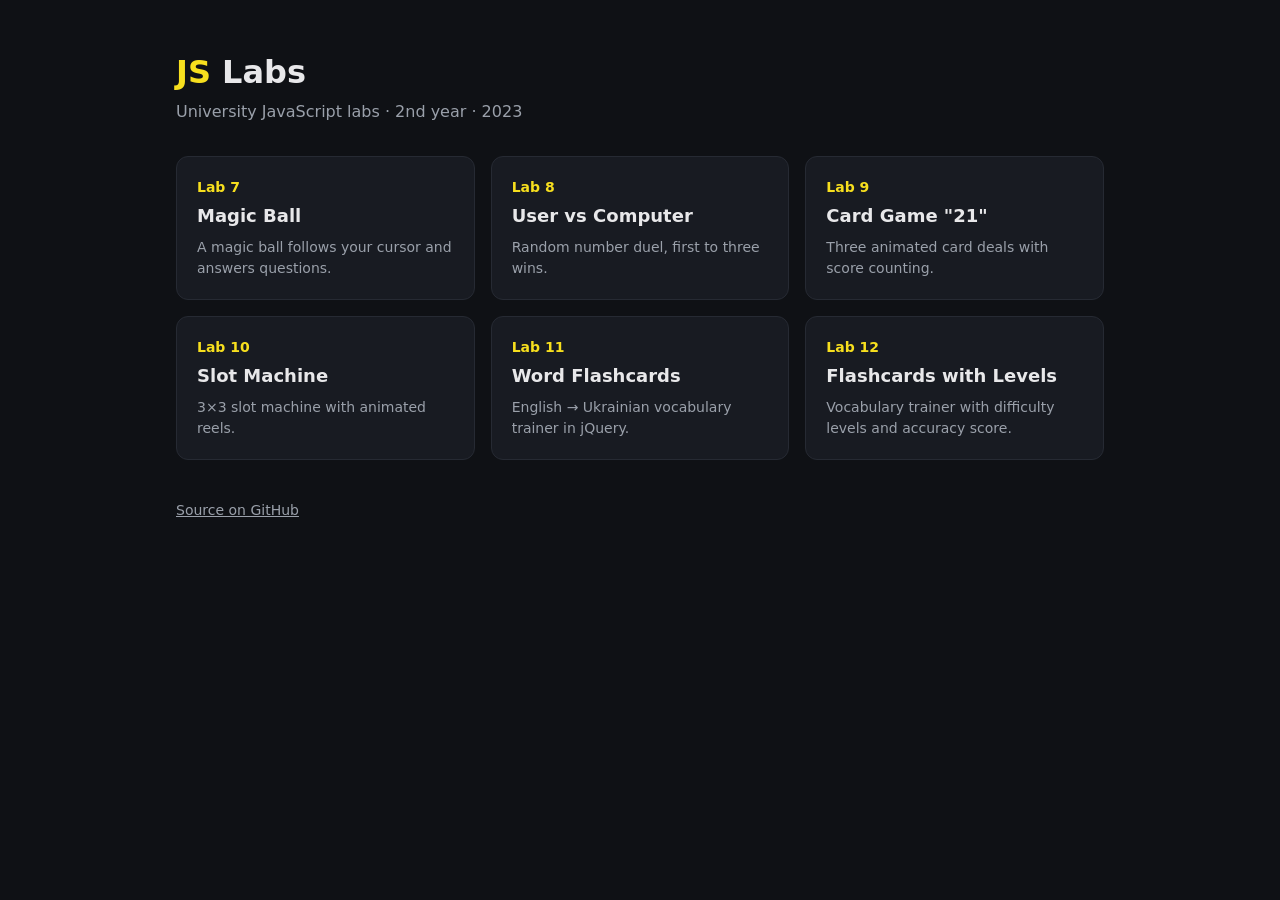
<file: index.html>
<!DOCTYPE html>
<html lang="en">
<head>
    <meta charset="UTF-8">
    <meta name="viewport" content="width=device-width, initial-scale=1.0">
    <title>JavaScript Labs</title>
    <style>
        :root { --bg: #0f1115; --card: #181b22; --text: #e8e8ea; --muted: #9aa0aa; --accent: #f7df1e; }
        * { box-sizing: border-box; }
        body { margin: 0; background: var(--bg); color: var(--text); font: 16px/1.5 system-ui, -apple-system, "Segoe UI", sans-serif; }
        main { max-width: 960px; margin: 0 auto; padding: 48px 16px; }
        h1 { margin: 0 0 4px; font-size: 32px; }
        h1 span { color: var(--accent); }
        p.sub { margin: 0 0 32px; color: var(--muted); }
        .grid { display: grid; grid-template-columns: repeat(auto-fill, minmax(260px, 1fr)); gap: 16px; }
        a.card { display: block; padding: 20px; border-radius: 12px; background: var(--card); color: inherit; text-decoration: none; border: 1px solid #262a33; transition: transform .15s, border-color .15s; }
        a.card:hover { transform: translateY(-2px); border-color: var(--accent); }
        .num { color: var(--accent); font-weight: 700; font-size: 14px; }
        .title { font-size: 18px; font-weight: 600; margin: 4px 0 8px; }
        .desc { color: var(--muted); font-size: 14px; margin: 0; }
        footer { margin-top: 40px; color: var(--muted); font-size: 14px; }
        footer a { color: var(--muted); }
    </style>
</head>
<body>
<main>
    <h1><span>JS</span> Labs</h1>
    <p class="sub">University JavaScript labs · 2nd year · 2023</p>
    <div class="grid">
        <a class="card" href="07-magic-ball/"><div class="num">Lab 7</div><div class="title">Magic Ball</div><p class="desc">A magic ball follows your cursor and answers questions.</p></a>
        <a class="card" href="08-number-duel/"><div class="num">Lab 8</div><div class="title">User vs Computer</div><p class="desc">Random number duel, first to three wins.</p></a>
        <a class="card" href="09-card-game-21/"><div class="num">Lab 9</div><div class="title">Card Game "21"</div><p class="desc">Three animated card deals with score counting.</p></a>
        <a class="card" href="10-slot-machine/"><div class="num">Lab 10</div><div class="title">Slot Machine</div><p class="desc">3×3 slot machine with animated reels.</p></a>
        <a class="card" href="11-flashcards/"><div class="num">Lab 11</div><div class="title">Word Flashcards</div><p class="desc">English → Ukrainian vocabulary trainer in jQuery.</p></a>
        <a class="card" href="12-flashcards-levels/"><div class="num">Lab 12</div><div class="title">Flashcards with Levels</div><p class="desc">Vocabulary trainer with difficulty levels and accuracy score.</p></a>
    </div>
    <footer><a href="https://github.com/NewJong/js-labs">Source on GitHub</a></footer>
</main>
</body>
</html>
</file>
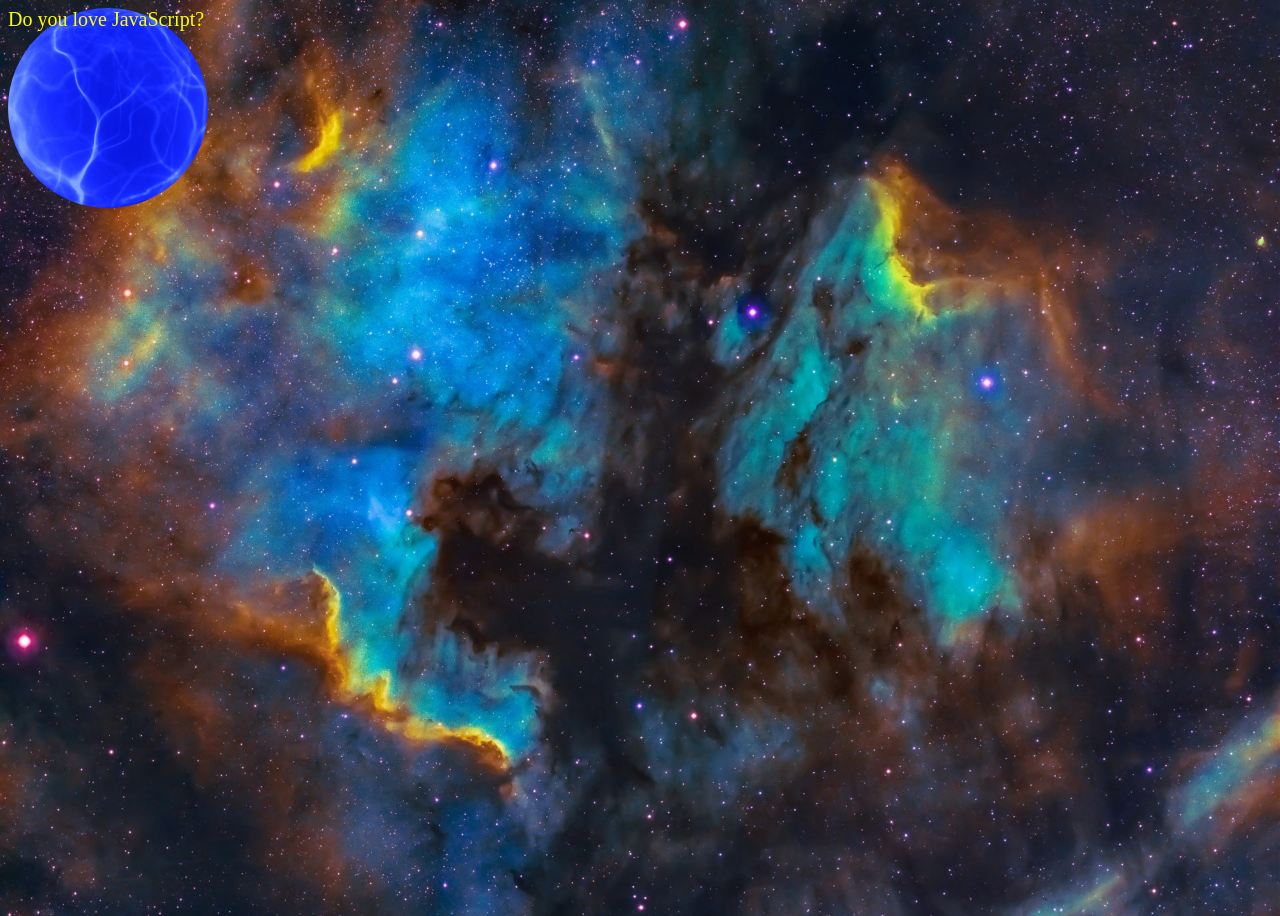
<file: 07-magic-ball/index.html>
<!DOCTYPE html>
<html lang="en">
<head>
    <meta charset="UTF-8">
    <meta name="viewport" content="width=device-width, initial-scale=1.0">
    <script src="script.js" defer></script>
    <title>Magic Ball</title>
</head>
<body>
</body>
</html>
</file>
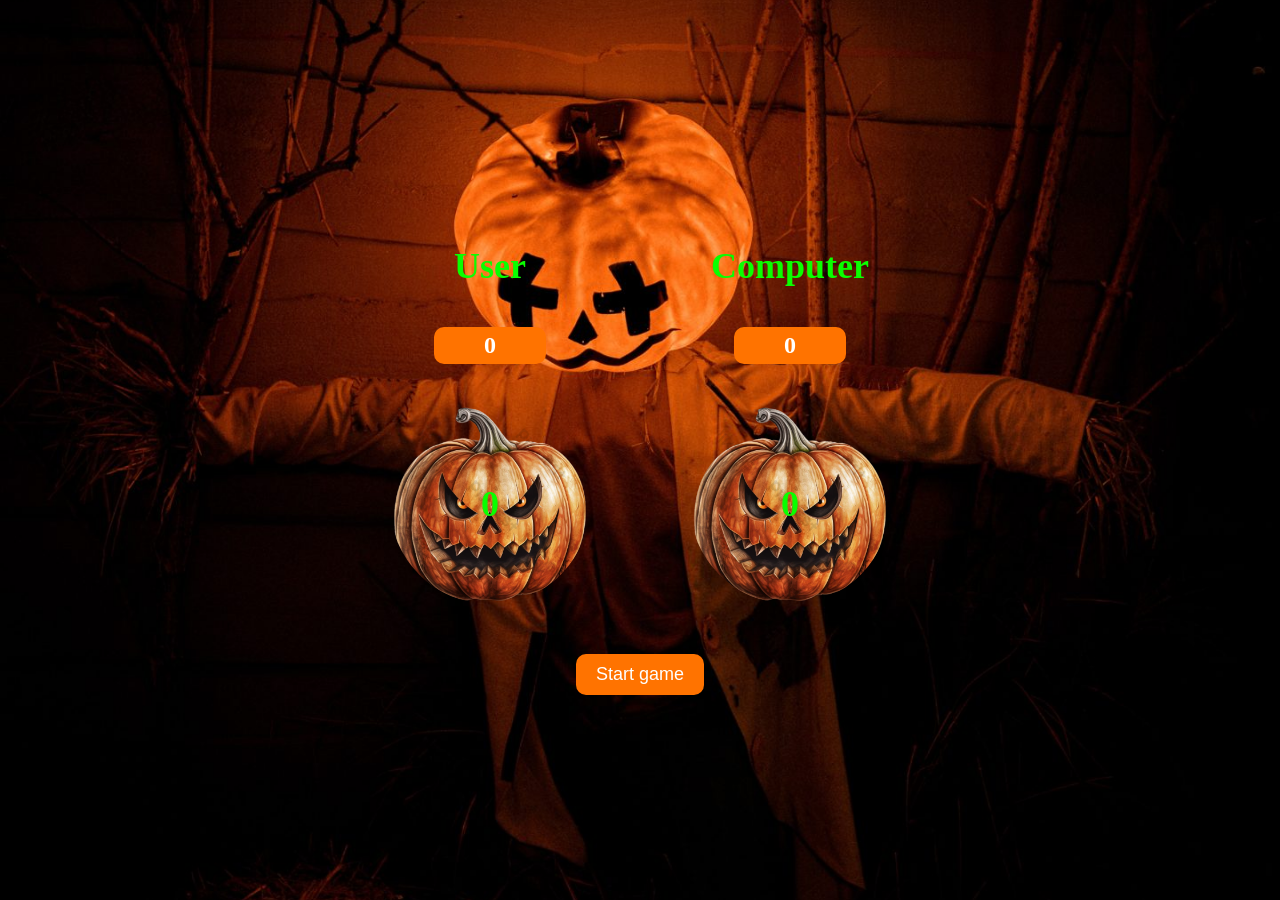
<file: 08-number-duel/index.html>
<!DOCTYPE html>
<html lang="en">
<head>
    <meta charset="UTF-8">
    <meta name="viewport" content="width=device-width, initial-scale=1.0">
    <link rel="stylesheet" href="style.css">
    <script src="script.js" defer></script>
    <title>User vs Computer</title>
</head>
<body>
    <div class="container">
        <div class="player" id="user">
            <h2>User</h2>
            <div class="score-container">
                <div class="score">0</div>
            </div>
            <div class="result-container">
                <div class="result">0</div>
            </div>
        </div>
        <div class="player" id="computer">
            <h2>Computer</h2>
            <div class="score-container">
                <div class="score">0</div>
            </div>
            <div class="result-container">
                <div class="result">0</div>
            </div>
        </div>
    </div>
    <button id="startGame">Start game</button>
</body>
</html>
</file>
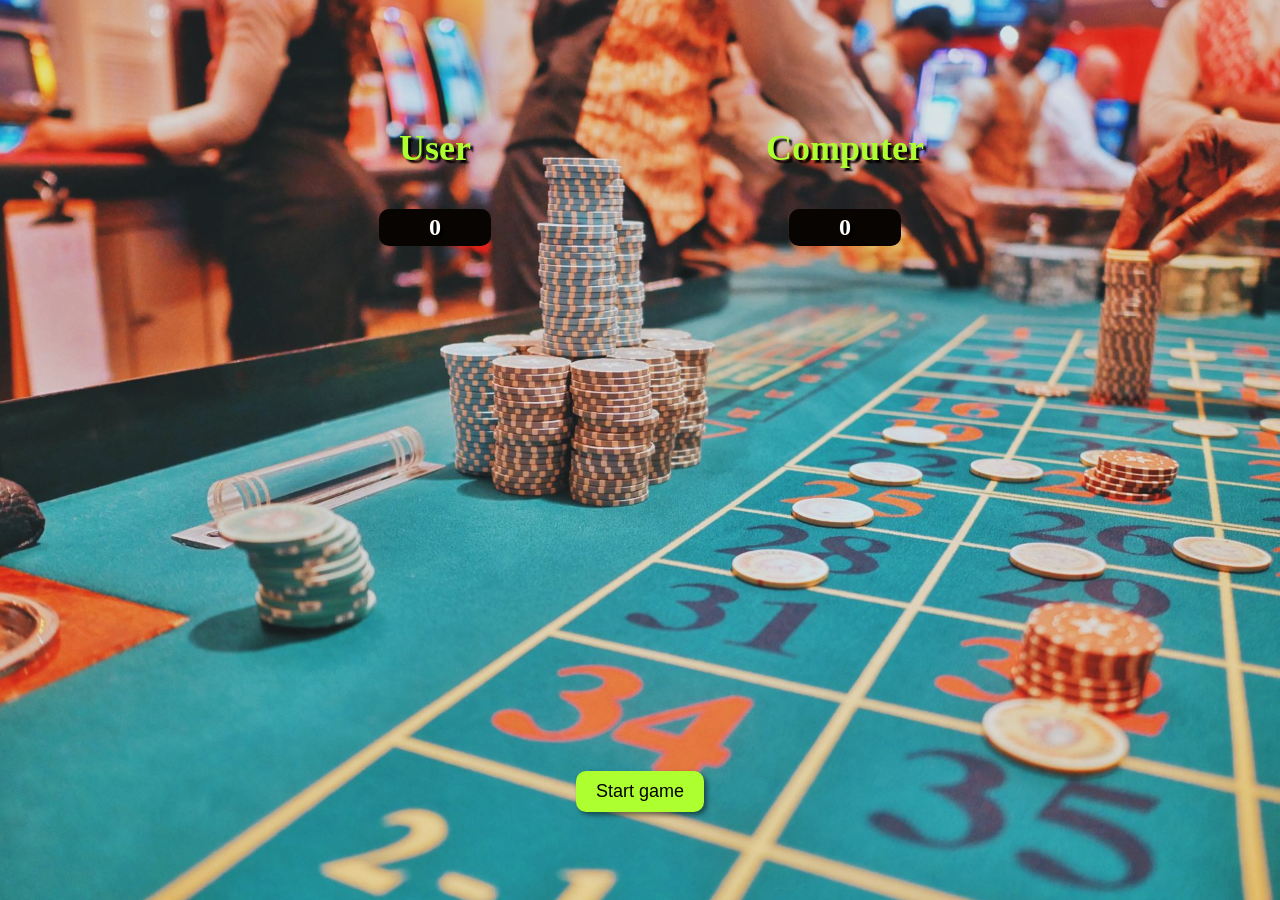
<file: 09-card-game-21/index.html>
<!DOCTYPE html>
<html lang="en">
<head>
    <meta charset="UTF-8">
    <meta name="viewport" content="width=device-width, initial-scale=1.0">
    <link rel="stylesheet" href="style.css">
    <script src="script.js" defer></script>
    <title>Card Game 21</title>
</head>
<body>
    <div class="container">
        <div class="player" id="user">
            <h2>User</h2>
            <div class="score-container">
                <div class="score">0</div>
            </div>
            <div class="result-container">
                <div class="resultUser"></div>
            </div>
        </div>
        <div class="player" id="computer">
            <h2>Computer</h2>
            <div class="score-container">
                <div class="score">0</div>
            </div>
            <div class="result-container">
                <div class="resultComputer"></div>
            </div>
        </div>
    </div>
    <button id="startGame">Start game</button>
</body>
</html>
</file>
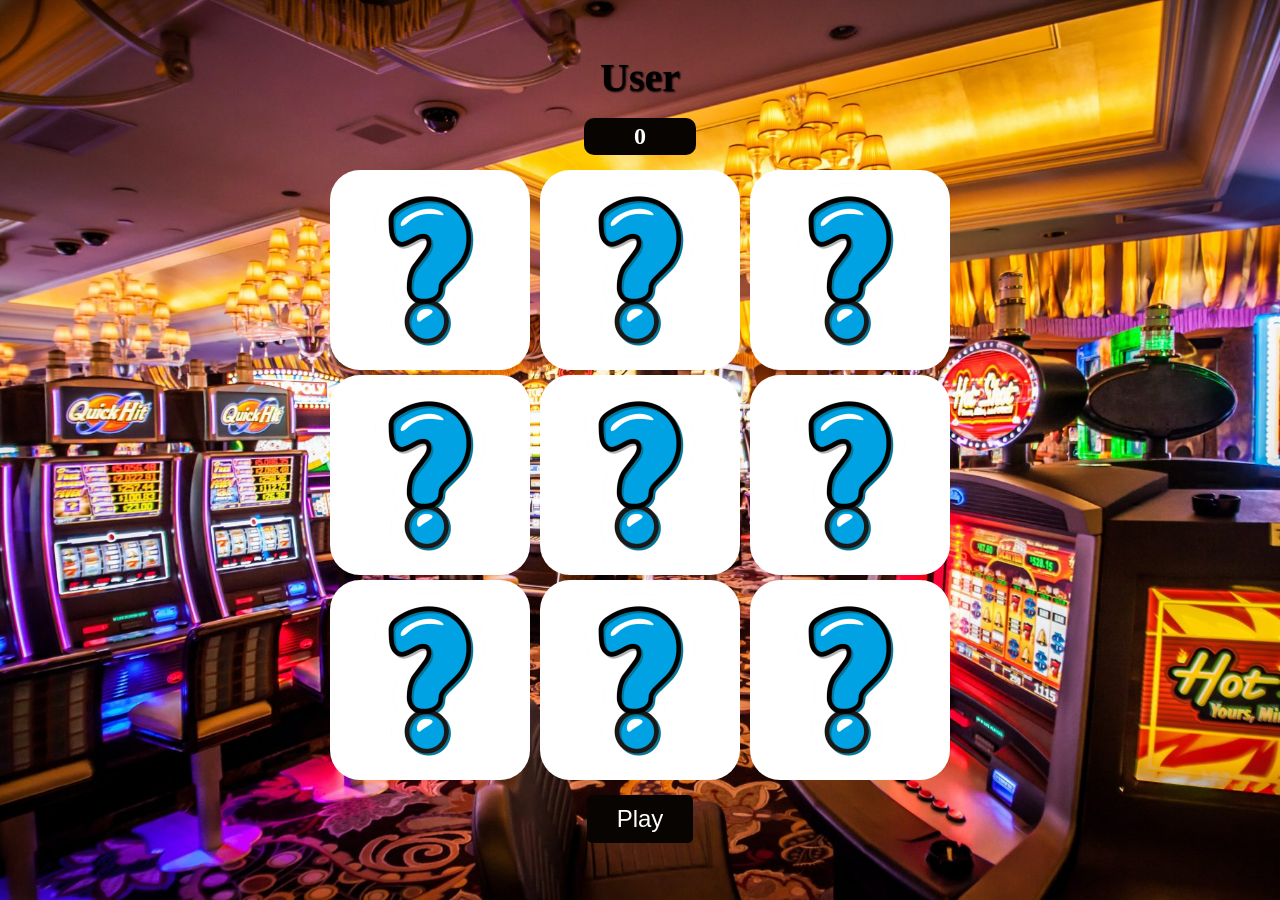
<file: 10-slot-machine/index.html>
<!DOCTYPE html>
<html lang="en">
<head>
    <meta charset="UTF-8">
    <meta name="viewport" content="width=device-width, initial-scale=1.0">
    <link rel="stylesheet" href="style.css">
    <script src="script.js" defer></script>
    <link rel="shortcut icon" href="777.avif" type="image/avif">
    <title>Slot Machine</title>
</head>
<body>
    <div class="player" id="user">
        <h1>User</h1>
    </div>
    <div class="score-container">
        <div id="score">0</div>
    </div>
    <div class="container">
        <div class="row">
            <div class="result">
                <div class="boxes"></div>
            </div>
            <div class="result">
                <div class="boxes" id="res1"></div>
            </div>
            <div class="result">
                <div class="boxes"></div>
            </div>
            
        </div>
        
        <div class="row">
            <div class="result">
                <div class="boxes"></div>
            </div>
            <div class="result">
                <div class="boxes" id="res2"></div>
            </div>
            <div class="result">
                <div class="boxes"></div>
            </div>
        </div>
        
        <div class="row">
            <div class="result">
                <div class="boxes"></div>
            </div>
            <div class="result">
                <div class="boxes" id="res3"></div>
            </div>
            <div class="result">
                <div class="boxes"></div>
            </div>
        </div>
    </div>
    
    <div class="buttons">
        <button id="spinner">Play</button>
    </div>
</body>
</html>
</file>
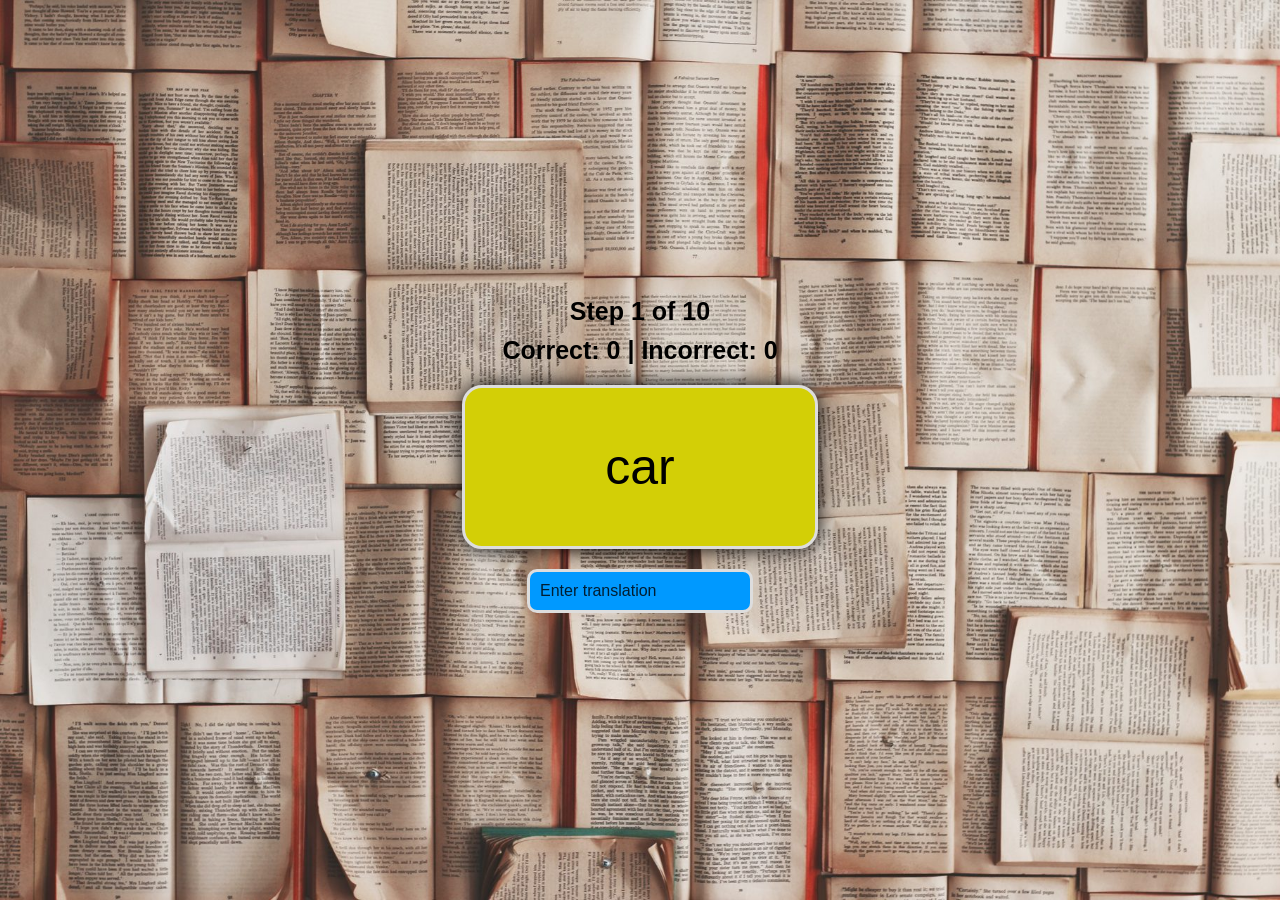
<file: 11-flashcards/index.html>
<!DOCTYPE html>
<html lang="en">
<head>
    <meta charset="UTF-8">
    <meta name="viewport" content="width=device-width, initial-scale=1.0">
    <link rel="stylesheet" href="style.css">
    <script src="script.js" defer></script>
    <script src="https://code.jquery.com/jquery-3.6.4.min.js"></script>
    <title>Word Flashcards</title>
</head>
<body>
<div class="container">
    <div id="progress" class="progress">Step <span id="step">1</span> of 10</div>
    <div id="score" class="score">Correct: <span id="correctCount">0</span> | Incorrect: <span id="incorrectCount">0</span></div>
    <div id="box" class="box"></div>
    <input type="text" id="userInput" placeholder="Enter translation">
</div>
</body>
</html>
</file>
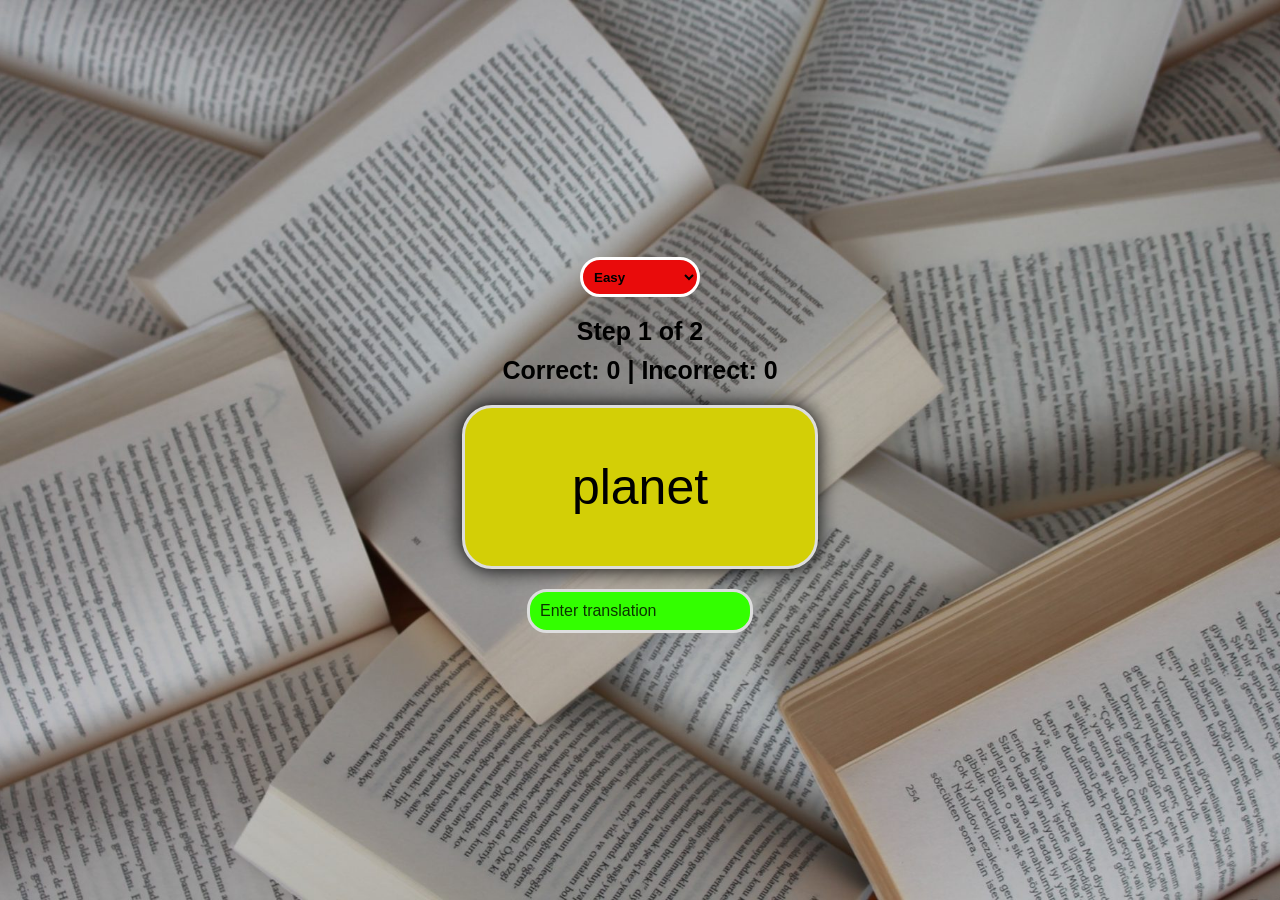
<file: 12-flashcards-levels/index.html>
<!DOCTYPE html>
<html lang="en">
<head>
    <meta charset="UTF-8">
    <meta name="viewport" content="width=device-width, initial-scale=1.0">
    <link rel="stylesheet" href="style.css">
    <script src="script.js" defer></script>
    <script src="https://code.jquery.com/jquery-3.6.4.min.js"></script>
    <title>Flashcards with Levels</title>
</head>
<body>
    <div class="container">
        <select id="difficulty">
            <option value="easy">Easy</option>
            <option value="medium" selected>Medium</option>
            <option value="hard">Hard</option>
        </select>
    <div id="progress" class="progress">Step <span id="step">1</span></div>
    <div id="score" class="score">Correct: <span id="correctCount">0</span> | Incorrect: <span id="incorrectCount">0</span></div>
    <div id="box" class="box">Click to reveal translation</div>
    <input type="text" id="userInput" placeholder="Enter translation">
 
</div>
</body>
</html>
</file>
<file: 08-number-duel/style.css>
body {
  display: flex;
  flex-direction: column;
  align-items: center;
  justify-content: center;
  height: 100vh;
  margin: 0;
  background-image: url('halloween1.jpg');
  background-size: cover; 
  background-position: center;
  background-repeat: no-repeat;
}

.container {
  display: flex;
  justify-content: center;
  align-items: center;
}

.player {
  text-align: center;
  margin: 10px;
  color: rgb(9, 255, 0);
  font-weight: bold;
  font-size: 24px;
}

button {
  background-color: #ff7300;
  color: #fff;
  padding: 10px 20px; 
  border: none; 
  border-radius: 10px; 
  font-size: 18px; 
  cursor: pointer;
}
button:hover {
  background-color: #c45d0a; 
}

.score-container, .result-container {
  display: flex;
  align-items: center;
  justify-content: center;
  margin: 40px; 
}

.score {
  font-size: 24px;
  font-weight: bold;
  background-color: #ff7300;
  color: white;
  padding: 5px 50px;
  border-radius: 10px;
}

.result {
  font-size: 36px;
  font-weight: bold;
  color: rgb(9, 255, 0);
  border-radius: 50%;
  width: 200px;
  height: 200px;
  display: flex;
  justify-content: center;
  align-items: center;
  background-image: url('pumpkin.png');
  background-size: 100%;
  background-position: center;
  background-repeat: no-repeat;
}
</file>
<file: 09-card-game-21/style.css>
body {
    display: flex;
    flex-direction: column;
    align-items: center;
    justify-content: center;
    height: 100vh;
    margin: 0;
    background-image: url('casino.jpg');
    background-size: cover; 
    background-position: center;
    background-repeat: no-repeat;
}

.container {
    display: flex;
    justify-content: center;
    align-items: center;
}

.player {
    text-align: center;
    margin: 10px;
    font-weight: bold;
    font-size: 24px;
    color: greenyellow;
    text-shadow: 3px 3px 2px black;
}

button {
    background-color:greenyellow;
    color: #000000;
    padding: 10px 20px; 
    border: none; 
    border-radius: 10px; 
    font-size: 18px;     
    cursor: pointer;
    box-shadow: 3px 3px 5px rgba(0, 0, 0, 0.5);
}
button:hover {
    background-color: greenyellow; 
}

.score-container, .result-container {
    display: flex;
    align-items: center;
    justify-content: center;
    margin: 40px; 
}

.score {
    font-size: 24px;
    font-weight: bold;
    background-color: #070401;
    color: white;
    padding: 5px 50px;
    border-radius: 10px;
}

.resultUser, .resultComputer {
    width: 310px;
    height: 435px;
    display: flex;
    justify-content: center;
    align-items: center;
    border-radius: 5%;
    background-size: 100%;
    background-position: center;
    background-repeat: no-repeat;
    background-size: cover;
    transition: transform 0.5s ease-in-out;
    transform: scale(0);
}
</file>
<file: 10-slot-machine/style.css>
body {
    display: flex;
    flex-direction: column;
    align-items: center;
    justify-content: center;
    height: 100vh;
    margin: 0;
    background-image: url('casino.jpg');
    background-size: cover; 
    background-position: center;
    background-repeat: no-repeat;
  }
  .container {
    display: flex;
  }
  .player {
    text-align: center;
    font-weight: bold;
    font-size: 20px;
    margin: -20px;
    color: rgb(0, 0, 0);
    text-shadow: 1px 1px 2px rgb(0, 0, 0);
}
.score-container {
    font-size: 24px;
    font-weight: bold;
    background-color: #070401;
    color: white;
    padding: 5px 50px;
    margin:10px;
    border-radius: 10px;
}
  .result {
    background: #ffffff;
    width: 200px;
    height: 200px;
    overflow: hidden;
    border-radius: 30px;
    margin: 5px;
    background-repeat: no-repeat;
  }
  .box {
    background-size: cover; 
    background-repeat: no-repeat;
  }
  .boxes {
    transition: transform 1s ease-in-out;
  }
  
  button {
    background-color:#070401;
    color:#ffffff;
    cursor: pointer;
    font-size: 1.5rem;
    margin: 10px 0.2rem;
    border: none;
    border-radius: 5px;
    padding: 10px 30px;
    display: inline-block;
}
button:hover {
    background-color: #3b3835;
}
</file>
<file: 11-flashcards/style.css>
body {
  font-family: 'Arial', sans-serif;
  background-color: #f4f4f4;
  display: flex;
  align-items: center;
  justify-content: center;
  height: 100vh;
  margin: 0;
  background-image: url('words.jpg');
  background-size: cover; 
  background-position: center;
  background-repeat: no-repeat;
}
.container {
  text-align: center;
}
#userInput {
  width: 200px; 
  padding: 10px; 
  background-color: rgb(0, 153, 255);
  margin-bottom: 10px; 
  border: 3px solid #ddd; 
  border-radius: 10px; 
  font-size: 16px; 
  color:#000000;
}

#userInput::placeholder {
  color: #000000; 
  opacity: 0.8;
  
}
#userInput:focus {
  font-size: 16px; 
  margin-bottom: 10px; 
  outline: none; 
  padding: 10px; 
  border: 2px solid #000000; 
  box-shadow: 0px 0px 20px rgb(0, 0, 0); 
  font-weight: bold;
  font-size: 15px;
}
.box {
  font-size: 50px;
  background-color: #d3cf06;
  padding: 50px;
  width: 250px;
  margin: 20px;
  border-radius: 20px; 
  border: 3px solid #ddd;
  box-shadow: 0px 0px 20px rgba(0, 0, 0, 1); 
  cursor: pointer;
}

.progress {
  margin-top: 20px;
  font-weight: bold;
  font-size: 25px;
}

.score {
  margin-top: 10px;
  font-weight: bold;
  font-size: 25px;
}
</file>
<file: 12-flashcards-levels/style.css>
body {
  font-family: 'Arial', sans-serif;
  background-color: #f4f4f4;
  display: flex;
  align-items: center;
  justify-content: center;
  height: 100vh;
  margin: 0;
  background-image: url('books.jpg');
  background-size: cover; 
  background-position: center;
  background-repeat: no-repeat;
}

.container {
  text-align: center;
}
#difficulty {
  width: 120px;
  padding: 7px;
  font-family: Arial, sans-serif;
  color: #000000;
  font-weight: bold;
  background-color: #e90b0b;
  border: 3px solid #ffffff;
  border-radius: 20px;
  height: 40px;
}

#userInput {
  width: 200px; 
  padding: 10px; 
  margin-bottom: 10px; 
  background-color: rgb(51, 255, 0);
  border: 3px solid #ddd; 
  border-radius: 20px; 
  font-size: 16px; 
  color:#000000;
}

#userInput::placeholder {
  color: #000000; 
  opacity: 0.8;
}
#userInput:focus {
  font-size: 16px; 
  margin-bottom: 10px; 
  outline: none; 
  padding: 10px; 
  border: 2px solid #000000; 
  box-shadow: 0px 0px 20px rgb(0, 0, 0); 
  font-weight: bold;
  font-size: 15px;

}
.box {
  font-size: 50px;
  background-color: #d3cf06;
  padding: 50px;
  width: 250px;
  margin: 20px;
  border-radius: 30px; 
  border: 3px solid #ddd;
  box-shadow: 0px 0px 20px rgba(0, 0, 0, 1); 
  cursor: pointer;
}
.progress {
  margin-top: 20px;
  font-weight: bold;
  font-size: 25px;
}
.score {
  margin-top: 10px;
  font-weight: bold;
  font-size: 25px;
}
</file>
